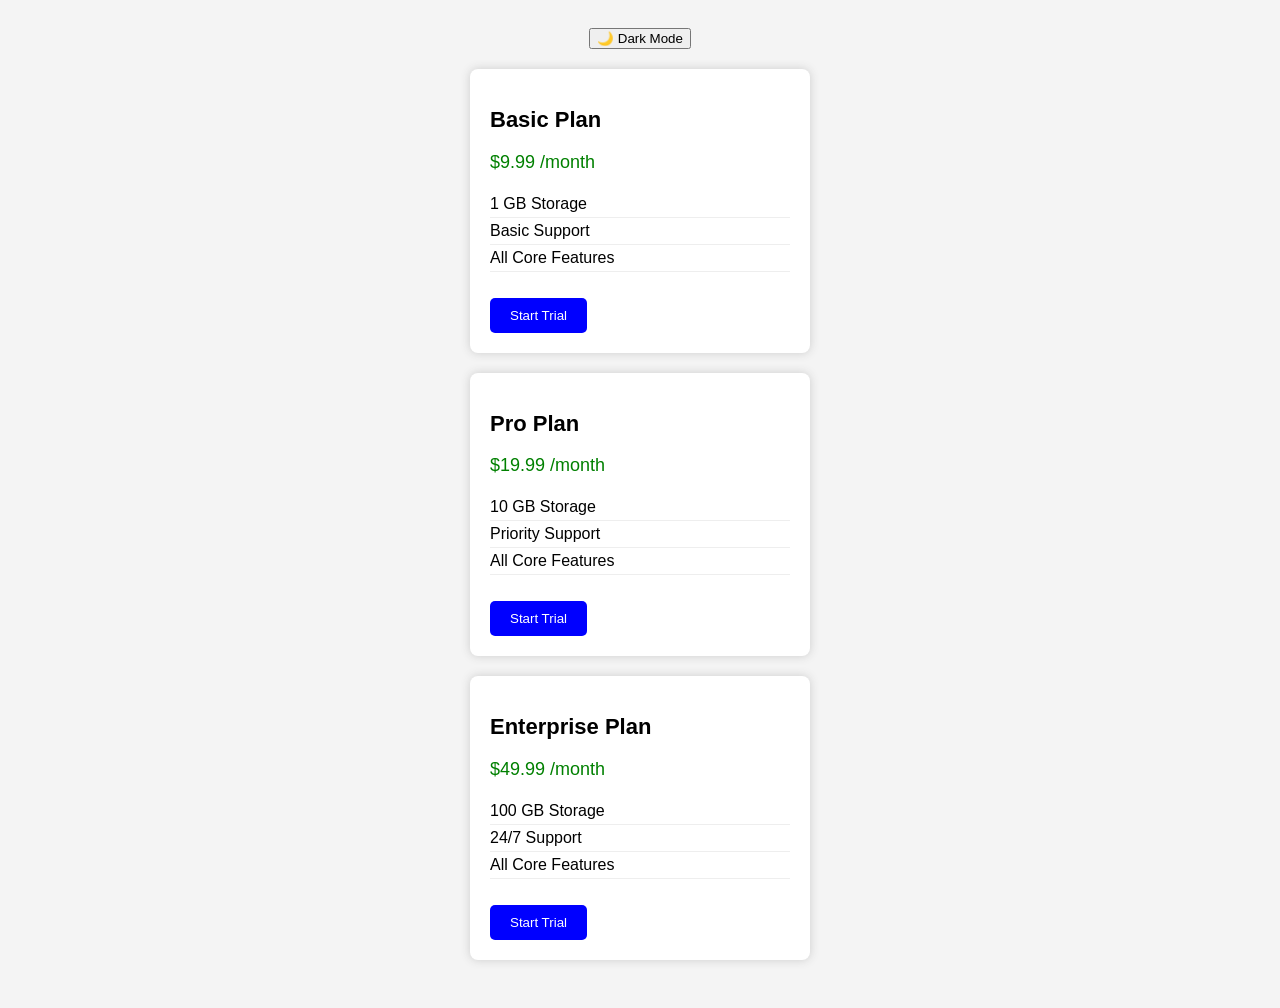
<file: pricing-broken.html>
<!DOCTYPE html>
<html>
<head>
<style>
body {
  font-family: Arial, sans-serif;
  background-color: #f4f4f4;
  color: #000;
  text-align: center;
  padding: 20px;
  transition: background-color 0.3s, color 0.3s;
}

/* Carte pricing */
.pricing {
  width: 300px;
  margin: 20px auto;
  background-color: #fff;
  box-shadow: 0 0 10px #ccc;
  padding: 20px;
  text-align: left;
  border-radius: 8px;
  transition: background-color 0.3s, box-shadow 0.3s;
}

.title {
  font-size: 22px;
  font-weight: bold;
}

.price {
  font-size: 18px;
  color: green;
}

.features {
  list-style: none;
  padding-left: 0;
}

.features li {
  padding: 4px 0;
  border-bottom: 1px solid #eee;
}

.btn {
  background: blue;
  color: white;
  padding: 10px 20px;
  border: none;
  margin-top: 10px;
  cursor: pointer;
  border-radius: 5px;
  transition: background-color 0.3s;
}

.btn:hover {
  background: darkblue;
}

/* Dark mode */
body.dark-mode {
  background-color: #121212;
  color: #f0f0f0;
}

body.dark-mode .pricing {
  background-color: #1e1e1e;
  box-shadow: 0 0 10px #444;
}

body.dark-mode .btn {
  background-color: #bb86fc;
  color: #121212;
}

body.dark-mode .btn:hover {
  background-color: #9a63e6;
}

body.dark-mode .features li {
  border-bottom: 1px solid #333;
}
</style>
</head>
<body>

<button id="theme-toggle">🌙 Dark Mode</button>

<!-- Carte 1 -->
<div class="pricing">
  <h2 class="title">Basic Plan</h2>
  <p class="price">$9.99 /month</p>
  <ul class="features">
    <li>1 GB Storage</li>
    <li>Basic Support</li>
    <li>All Core Features</li>
  </ul>
  <button class="btn" onclick="alert('You chose the Basic Plan')">Start Trial</button>
</div>

<!-- Carte 2 -->
<div class="pricing">
  <h2 class="title">Pro Plan</h2>
  <p class="price">$19.99 /month</p>
  <ul class="features">
    <li>10 GB Storage</li>
    <li>Priority Support</li>
    <li>All Core Features</li>
  </ul>
  <button class="btn" onclick="alert('You chose the Pro Plan')">Start Trial</button>
</div>

<!-- Carte 3 -->
<div class="pricing">
  <h2 class="title">Enterprise Plan</h2>
  <p class="price">$49.99 /month</p>
  <ul class="features">
    <li>100 GB Storage</li>
    <li>24/7 Support</li>
    <li>All Core Features</li>
  </ul>
  <button class="btn" onclick="alert('You chose the Enterprise Plan')">Start Trial</button>
</div>

<script>
const toggleBtn = document.getElementById("theme-toggle");

toggleBtn.addEventListener("click", () => {
  document.body.classList.toggle("dark-mode");
  
  // Change l’icône et texte du bouton
  if(document.body.classList.contains("dark-mode")) {
    toggleBtn.textContent = "☀️ Light Mode";
  } else {
    toggleBtn.textContent = "🌙 Dark Mode";
  }
});
</script>

</body>
</html>
</file>
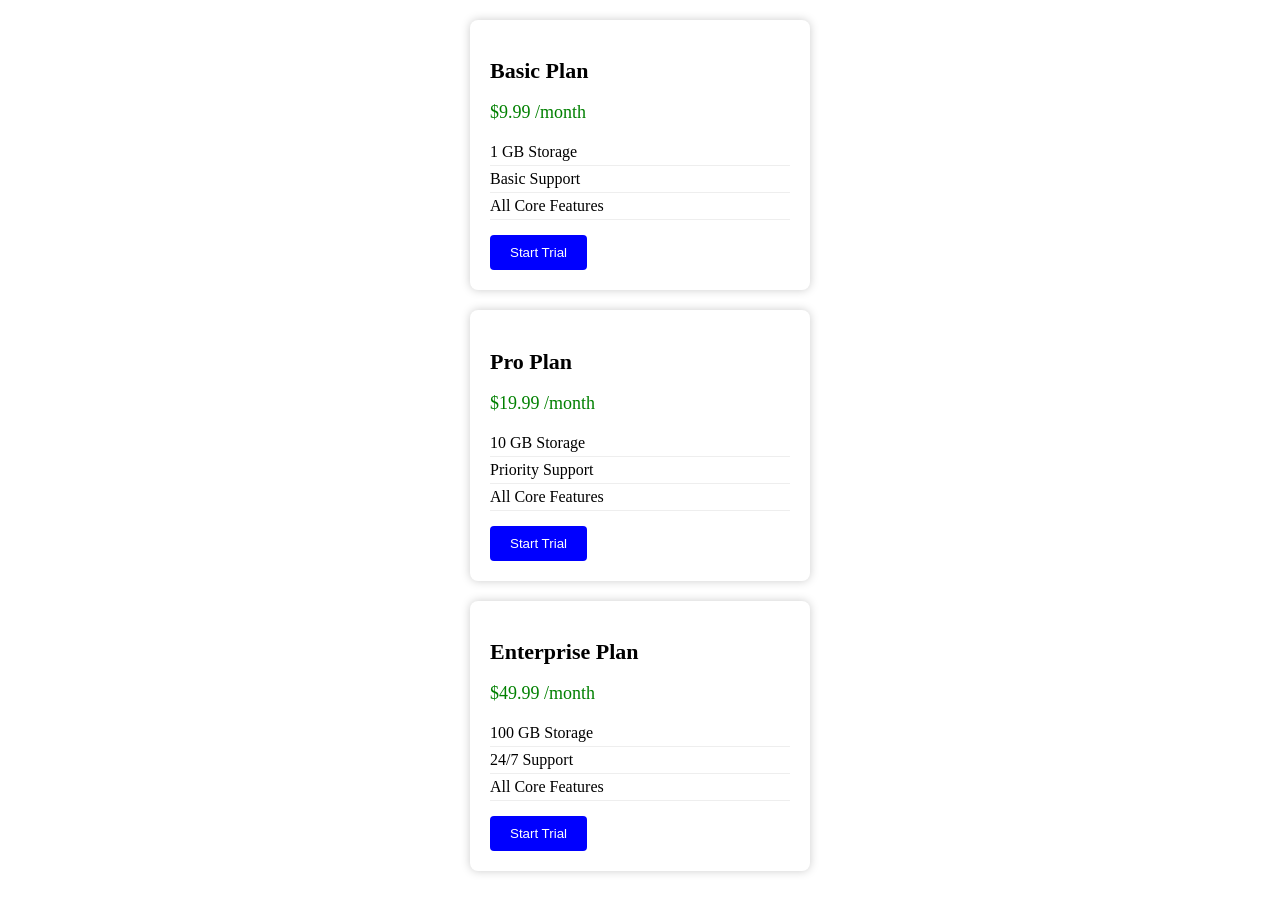
<file: pricing.html>
<!DOCTYPE html>
<html>
<head>
<style>
.pricing {
  width: 300px;
  margin: 20px auto;
  background-color: #fff;
  box-shadow: 0 0 10px #ccc;
  padding: 20px;
  text-align: left;
  border-radius: 8px;
  transition: transform 0.3s ease, box-shadow 0.3s ease;
}

.pricing:hover {
  transform: translateY(-5px);
  box-shadow: 0 0 15px #bbb;
}

.title {
  font-size: 22px;
  font-weight: bold;
  margin-bottom: 10px;
}

.price {
  font-size: 18px;
  color: green;
  margin-bottom: 10px;
}

.features {
  list-style: none;
  padding-left: 0;
  margin-bottom: 15px;
}

.features li {
  padding: 4px 0;
  border-bottom: 1px solid #eee;
}

.btn {
  background: blue;
  color: white;
  padding: 10px 20px;
  border: none;
  border-radius: 4px;
  cursor: pointer;
}

.btn:hover {
  background: darkblue;
}
</style>
</head>
<body>

<div id="pricing-container"></div>

<script>
// Composant réutilisable
function createCard(title, price, features) {
  const card = document.createElement('div');
  card.className = 'pricing';

  const h2 = document.createElement('h2');
  h2.className = 'title';
  h2.textContent = title;

  const p = document.createElement('p');
  p.className = 'price';
  p.textContent = price;

  const ul = document.createElement('ul');
  ul.className = 'features';
  features.forEach(f => {
    const li = document.createElement('li');
    li.textContent = f;
    ul.appendChild(li);
  });

  const button = document.createElement('button');
  button.className = 'btn';
  button.textContent = 'Start Trial';
  button.onclick = () => alert(`You chose the ${title}`);

  card.appendChild(h2);
  card.appendChild(p);
  card.appendChild(ul);
  card.appendChild(button);

  return card;
}

// Ajouter plusieurs cartes
const container = document.getElementById('pricing-container');
container.appendChild(createCard('Basic Plan', '$9.99 /month', ['1 GB Storage', 'Basic Support', 'All Core Features']));
container.appendChild(createCard('Pro Plan', '$19.99 /month', ['10 GB Storage', 'Priority Support', 'All Core Features']));
container.appendChild(createCard('Enterprise Plan', '$49.99 /month', ['100 GB Storage', '24/7 Support', 'All Core Features']));
</script>

</body>
</html>
</file>
